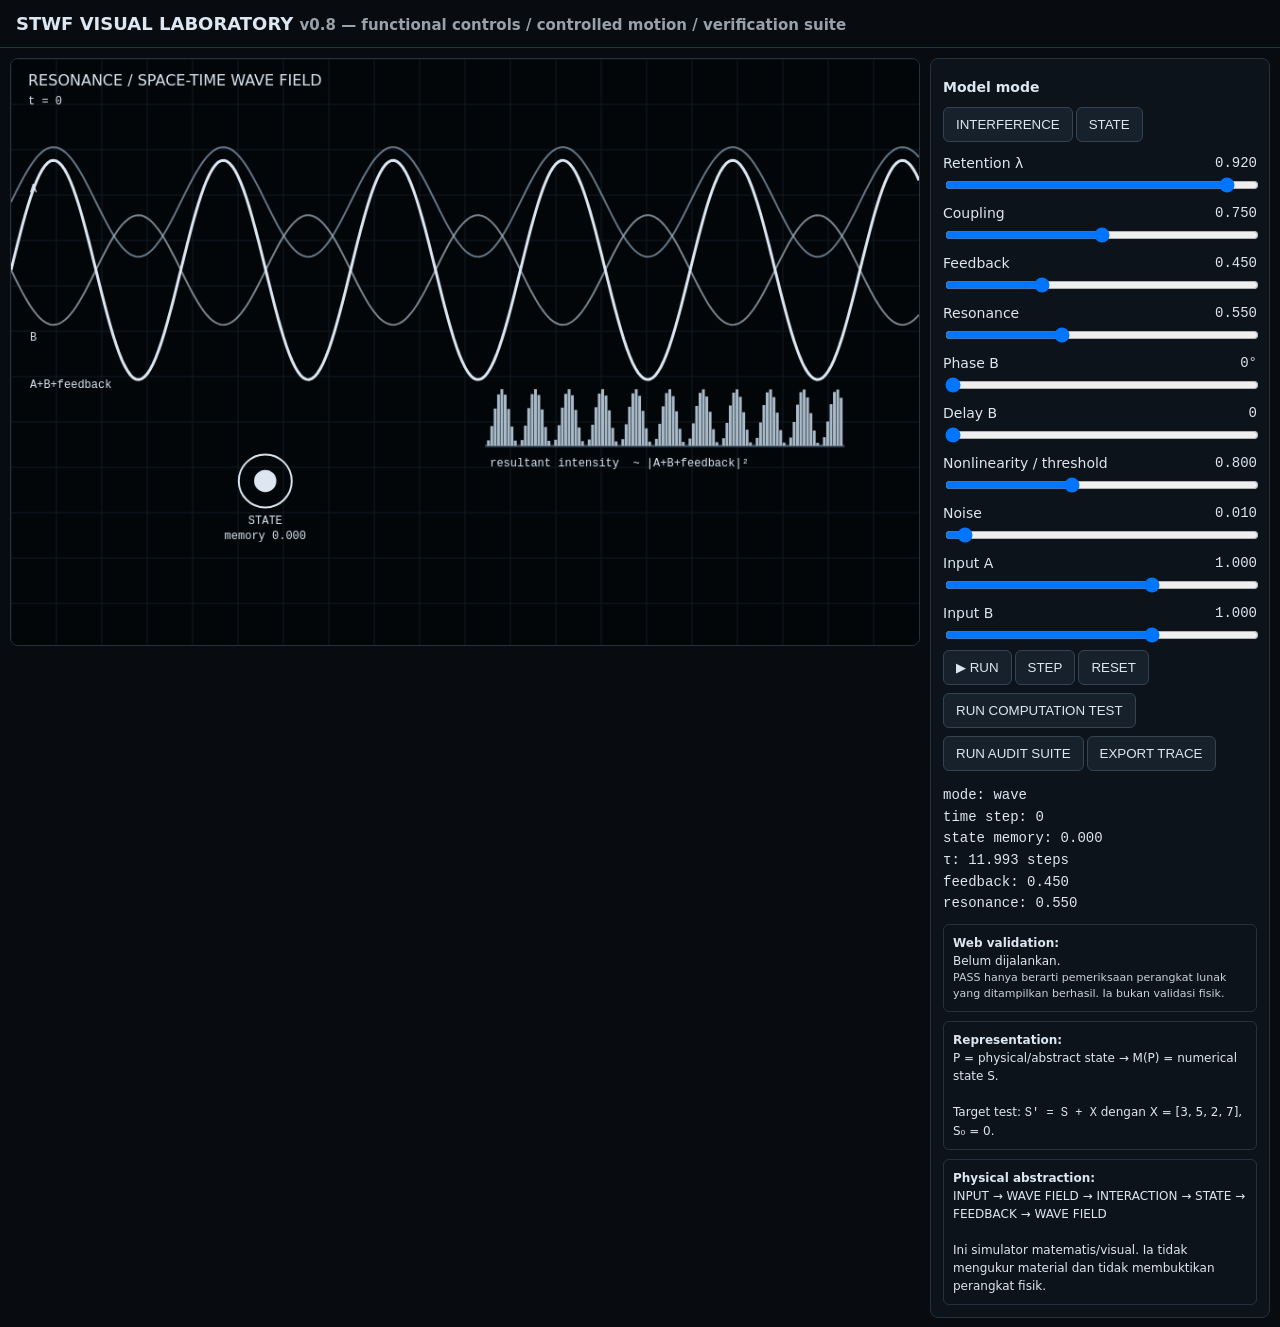
<file: index.html>
<!doctype html>
<html lang="id">
<head>
  <meta charset="utf-8">
  <meta name="viewport" content="width=device-width,initial-scale=1">
  <meta http-equiv="refresh" content="0; url=04_RESEARCH/stwf_visual_lab_v0_1.html">
  <title>Horizon STWF Visual Laboratory</title>
</head>
<body>
  <h1>Horizon STWF Visual Laboratory</h1>
  <p>Membuka simulator STWF Visual Laboratory...</p>
  <p><a href="04_RESEARCH/stwf_visual_lab_v0_1.html">Buka simulator secara manual</a></p>
</body>
</html>
</file>
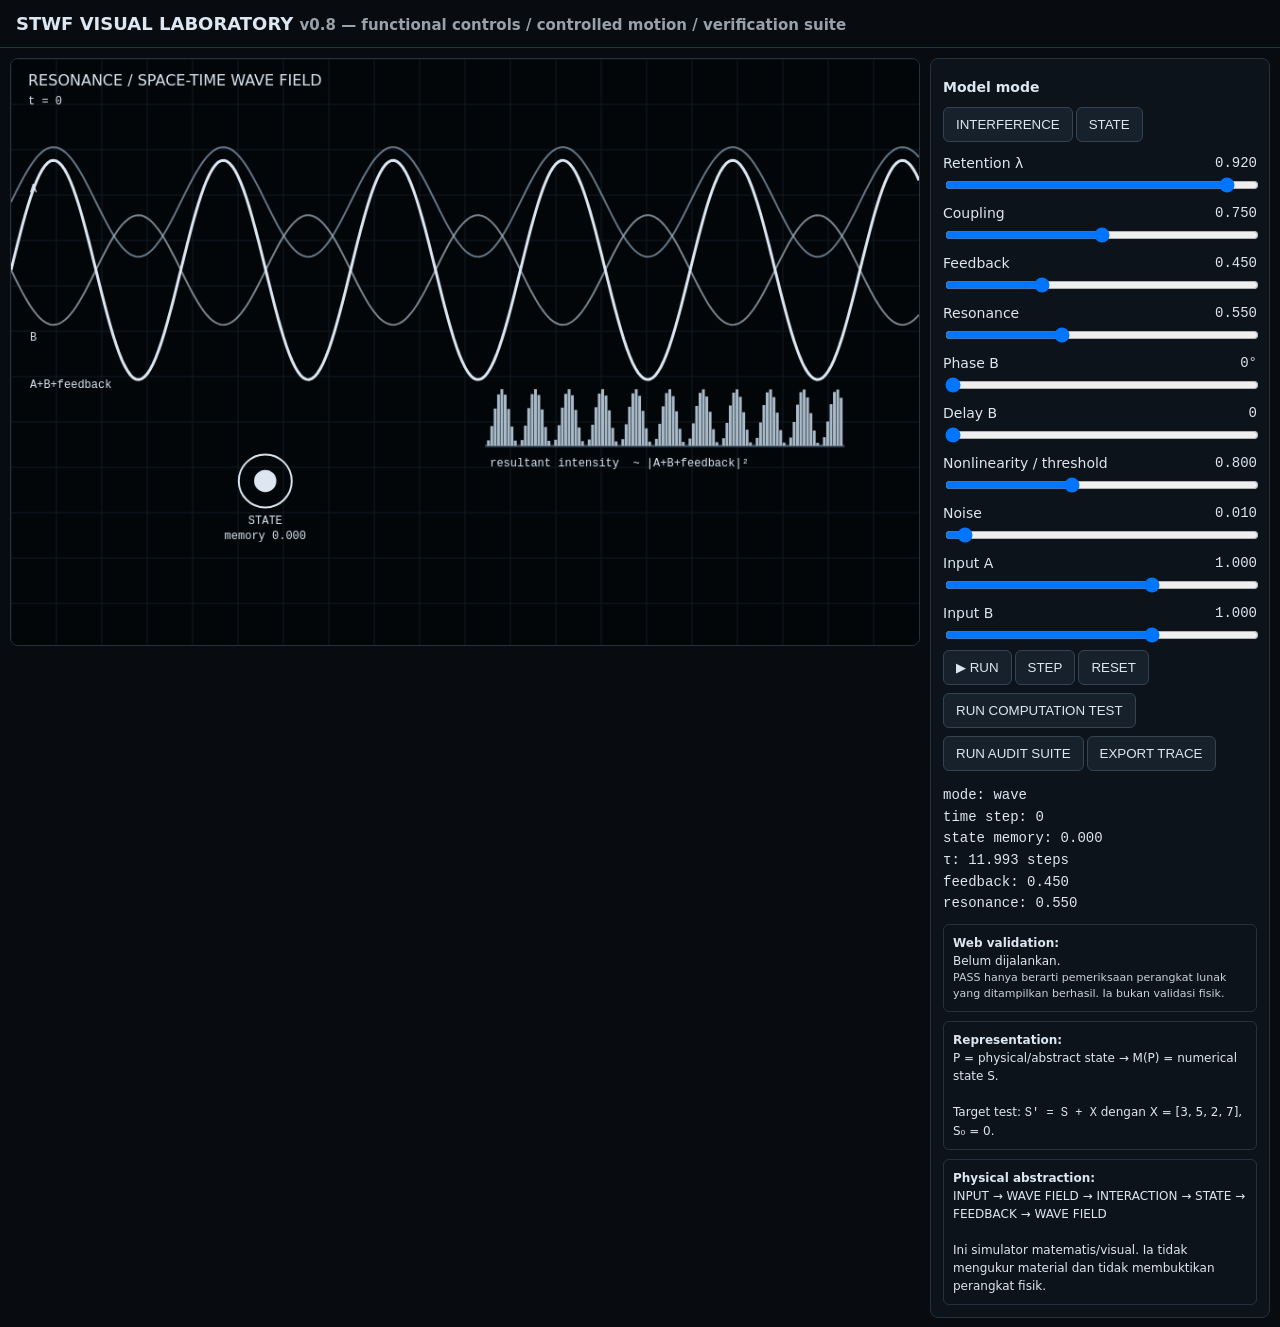
<file: docs/index.html>
<!doctype html>
<html lang="id">
<head>
<meta charset="utf-8">
<meta name="viewport" content="width=device-width,initial-scale=1">
<meta http-equiv="refresh" content="0; url=../04_RESEARCH/stwf_visual_lab_v0_1.html">
<title>Horizon STWF Visual Laboratory</title>
<style>
body{font-family:system-ui,sans-serif;background:#080c11;color:#dce7f2;padding:30px;line-height:1.6}
a{color:inherit}
</style>
</head>
<body>
<h1>Horizon STWF Visual Laboratory</h1>
<p>Membuka simulator STWF Visual Laboratory v0.3...</p>
<p>Jika tidak berpindah otomatis, <a href="../04_RESEARCH/stwf_visual_lab_v0_1.html">buka simulator secara manual</a>.</p>
</body>
</html>
</file>
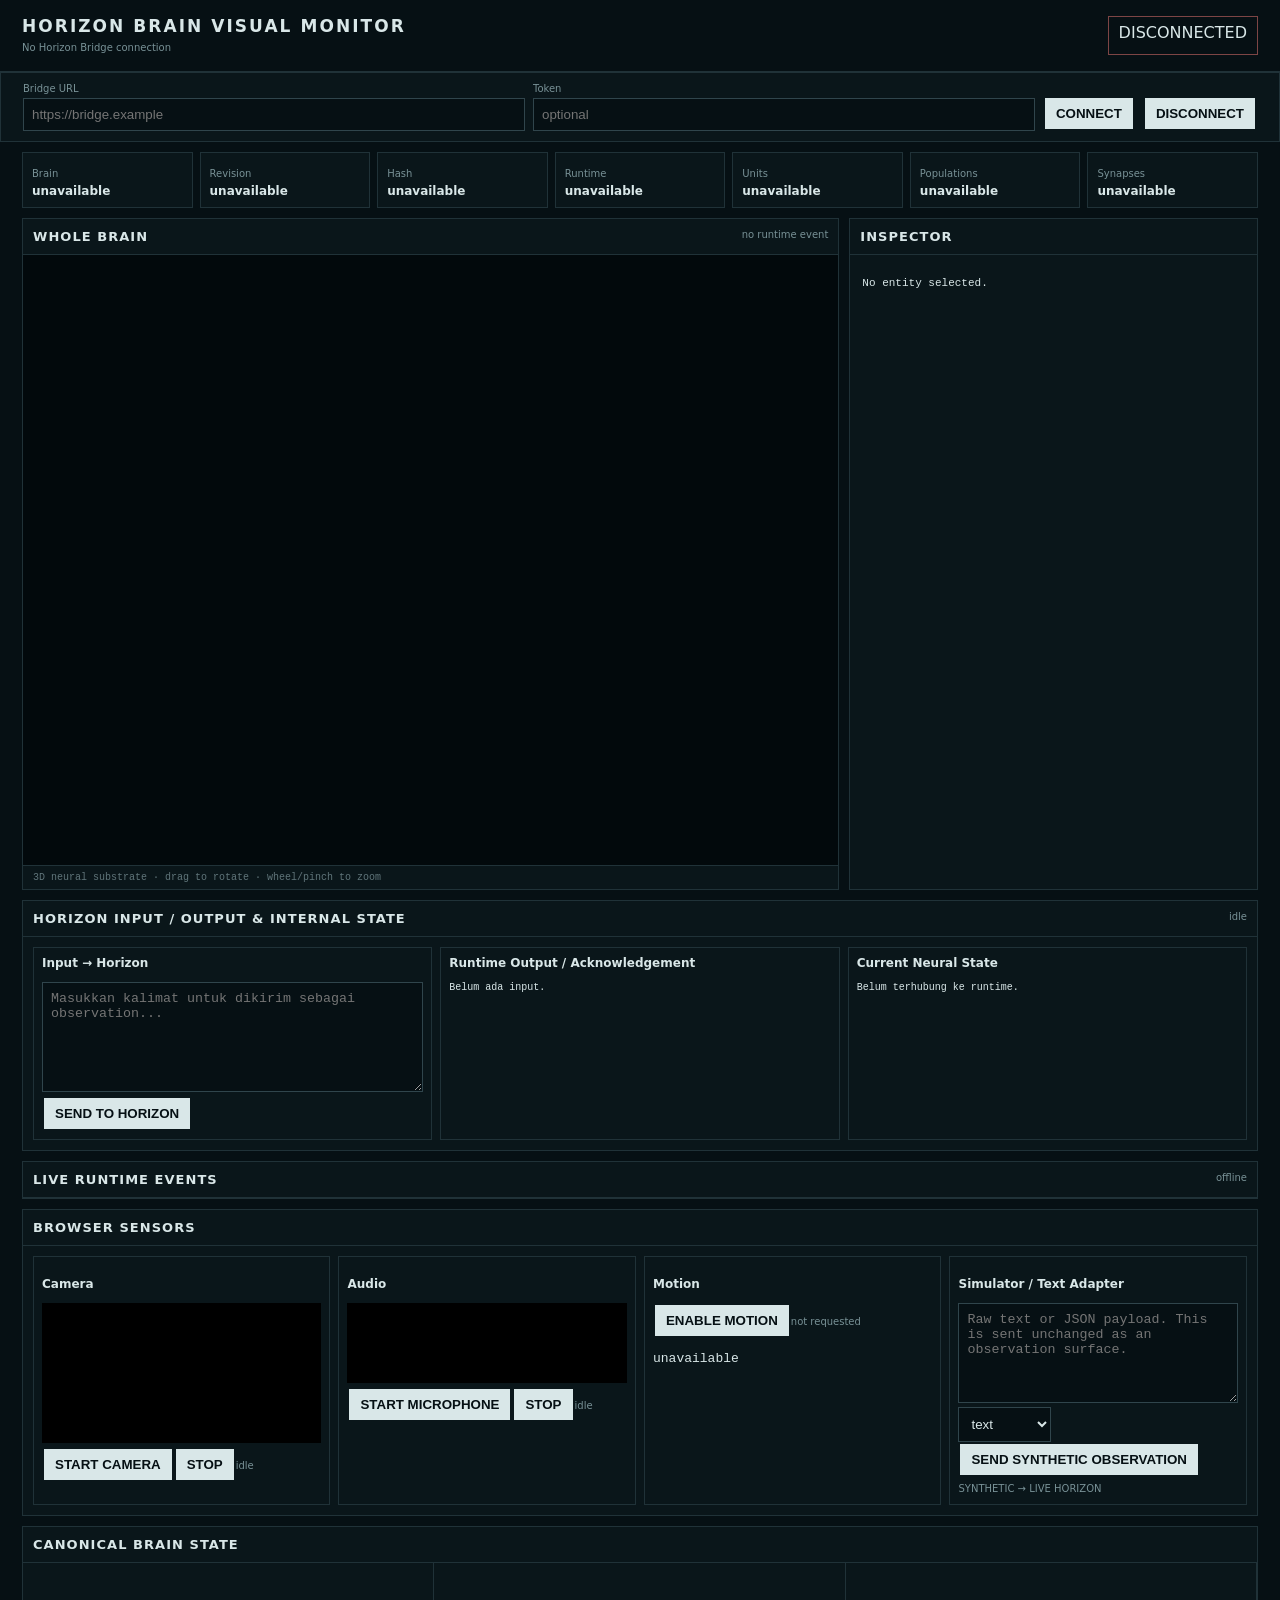
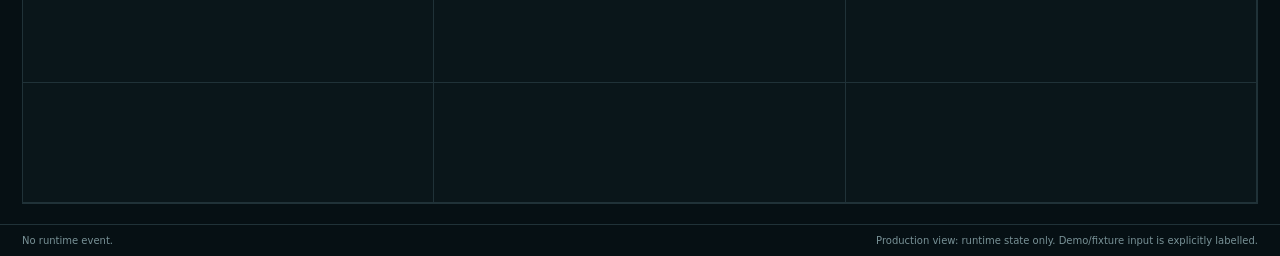
<file: horizon-monitor/index.html>
<!doctype html>
<html lang="en">
<head><meta charset="utf-8"><meta name="viewport" content="width=device-width,initial-scale=1"><title>Horizon Brain Visual Monitor</title><link rel="stylesheet" href="./styles.css"></head>
<body>
<header><div><h1>HORIZON BRAIN VISUAL MONITOR</h1><small id="source">No Horizon Bridge connection</small></div><div id="status" class="status disconnected">DISCONNECTED</div></header>
<section class="toolbar panel">
<label>Bridge URL<input id="bridge" placeholder="https://bridge.example"></label>
<label>Token<input id="token" type="password" placeholder="optional"></label>
<button id="connect">CONNECT</button>
<button id="disconnect">DISCONNECT</button>
</section>
<section class="metrics">
<div><small>Brain</small><strong id="brain">unavailable</strong></div><div><small>Revision</small><strong id="revision">unavailable</strong></div><div><small>Hash</small><strong id="hash">unavailable</strong></div><div><small>Runtime</small><strong id="commit">unavailable</strong></div><div><small>Units</small><strong id="units">unavailable</strong></div><div><small>Populations</small><strong id="populations">unavailable</strong></div><div><small>Synapses</small><strong id="synapses">unavailable</strong></div>
</section>
<main>
<section class="panel graph"><div class="title"><h2>Whole Brain</h2><span id="graphState">no runtime event</span></div><canvas id="brainGraph" aria-label="3D canonical neural brain"></canvas><div class="graphHint">3D neural substrate · drag to rotate · wheel/pinch to zoom</div></section>
<aside class="panel inspector"><div class="title"><h2>Inspector</h2></div><div id="inspectList" class="inspectList"></div><pre id="inspector">No entity selected.</pre></aside>
<section class="panel cognition"><div class="title"><h2>Horizon Input / Output & Internal State</h2><span id="ioStatus">idle</span></div><div class="cognitionGrid"><div><h3>Input → Horizon</h3><textarea id="ioInput" placeholder="Masukkan kalimat untuk dikirim sebagai observation..."></textarea><button id="ioSend">SEND TO HORIZON</button></div><div><h3>Runtime Output / Acknowledgement</h3><pre id="ioOutput">Belum ada input.</pre></div><div><h3>Current Neural State</h3><pre id="thoughtState">Belum terhubung ke runtime.</pre></div></div></section>
<section class="panel timeline"><div class="title"><h2>Live Runtime Events</h2><span id="streamState">offline</span></div><div id="events"></div></section>
<section class="panel inputs"><div class="title"><h2>Browser Sensors</h2></div>
<div class="inputGrid">
<div><h3>Camera</h3><video id="video" autoplay muted playsinline></video><button id="cameraStart">START CAMERA</button><button id="cameraStop">STOP</button><span id="cameraStatus">idle</span></div>
<div><h3>Audio</h3><canvas id="wave" width="360" height="80"></canvas><button id="audioStart">START MICROPHONE</button><button id="audioStop">STOP</button><span id="audioStatus">idle</span></div>
<div><h3>Motion</h3><button id="motionStart">ENABLE MOTION</button><span id="motionStatus">not requested</span><pre id="motionData">unavailable</pre></div>
<div><h3>Simulator / Text Adapter</h3><textarea id="simText" placeholder="Raw text or JSON payload. This is sent unchanged as an observation surface."></textarea><select id="simModality"><option value="text">text</option><option value="telemetry">telemetry</option><option value="vision">vision</option><option value="audio">audio</option><option value="sensor">sensor</option></select><button id="simSend">SEND SYNTHETIC OBSERVATION</button><span id="simStatus">SYNTHETIC → LIVE HORIZON</span></div>
</div></section>
<section class="panel state"><div class="title"><h2>Canonical Brain State</h2></div><div class="stateGrid"><pre id="prediction"></pre><pre id="error"></pre><pre id="memory"></pre><pre id="plasticity"></pre><pre id="curiosity"></pre><pre id="provenance"></pre></div></section>
</main>
<footer><span id="last">No runtime event.</span><span>Production view: runtime state only. Demo/fixture input is explicitly labelled.</span></footer>
<script type="module" src="./app.js"></script>
</body></html>
</file>
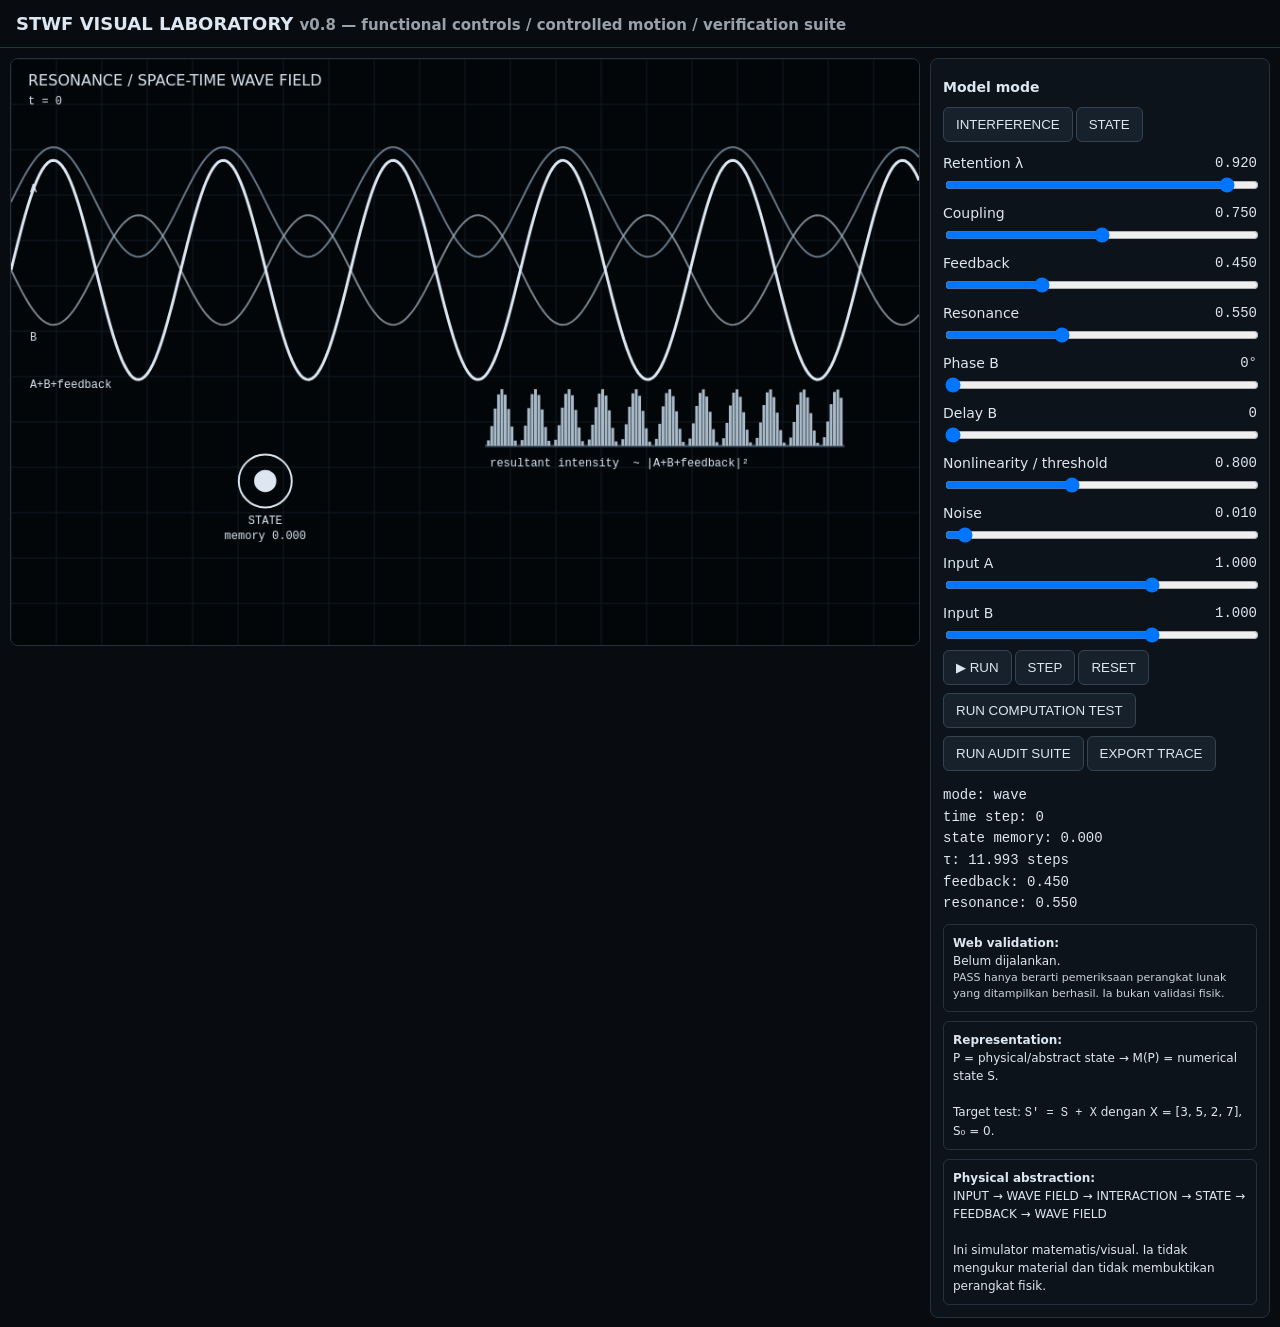
<file: 04_RESEARCH/stwf_visual_lab_v0_1.html>
<!doctype html>
<html lang="id">
<head>
<meta charset="utf-8">
<meta name="viewport" content="width=device-width,initial-scale=1">
<title>STWF Visual Laboratory v0.8</title>
<style>
*{box-sizing:border-box}body{margin:0;background:#080c11;color:#dce7f2;font:14px system-ui,sans-serif}
header{padding:13px 16px;border-bottom:1px solid #26313d}h1{font-size:18px;margin:0}small{opacity:.68}
main{display:grid;grid-template-columns:minmax(0,1fr) 340px;gap:10px;padding:10px}
canvas{width:100%;height:auto;background:#030609;border:1px solid #26313d;border-radius:8px}
.panel{border:1px solid #26313d;border-radius:8px;padding:12px;background:#0d131a}
label{display:block;margin:9px 0 4px}.value{float:right;font-family:monospace}
input[type=range]{width:100%}button{padding:9px 12px;margin:4px 3px 4px 0;background:#17212b;color:#dce7f2;border:1px solid #344453;border-radius:6px}
.stat{font-family:monospace;line-height:1.55;margin-top:10px}.mode{font-weight:600;margin:8px 0}
.box{font-size:12px;line-height:1.5;padding:9px;margin-top:9px;border:1px solid #26313d;border-radius:6px}
.pass{border-color:#78909c}.fail{border-color:#9b6b6b}.testtable{width:100%;border-collapse:collapse;font:11px monospace;margin-top:7px}.testtable th,.testtable td{border-bottom:1px solid #26313d;padding:3px 4px;text-align:right}.testtable th:first-child,.testtable td:first-child{text-align:center}.audit{font-size:11px;line-height:1.45;opacity:.9}
@media(max-width:850px){main{grid-template-columns:1fr}.panel{order:-1}}
</style>
</head>
<body>
<header><h1>STWF VISUAL LABORATORY <small>v0.8 — functional controls / controlled motion / verification suite</small></h1></header>
<main>
<section><canvas id="field" width="960" height="620"></canvas></section>
<section class="panel">
<div class="mode">Model mode</div>
<button id="modeWave">INTERFERENCE</button><button id="modeState">STATE</button>
<label>Retention λ <span id="lv" class="value"></span></label><input id="lambda" type="range" min="0" max="1" step=".001" value=".92">
<label>Coupling <span id="cv" class="value"></span></label><input id="coupling" type="range" min="0" max="1.5" step=".01" value=".75">
<label>Feedback <span id="fv" class="value"></span></label><input id="feedback" type="range" min="0" max="1.5" step=".01" value=".45">
<label>Resonance <span id="rv" class="value"></span></label><input id="resonance" type="range" min="0" max="1.5" step=".01" value=".55">
<label>Phase B <span id="pv" class="value"></span></label><input id="phase" type="range" min="0" max="360" step="1" value="0">
<label>Delay B <span id="dv" class="value"></span></label><input id="delay" type="range" min="0" max="80" step="1" value="0">
<label>Nonlinearity / threshold <span id="tv" class="value"></span></label><input id="threshold" type="range" min="0" max="2" step=".01" value=".8">
<label>Noise <span id="nv" class="value"></span></label><input id="noise" type="range" min="0" max=".25" step=".001" value=".01">
<label>Input A <span id="av" class="value"></span></label><input id="ampA" type="range" min="0" max="1.5" step=".01" value="1">
<label>Input B <span id="bv" class="value"></span></label><input id="ampB" type="range" min="0" max="1.5" step=".01" value="1">
<div><button id="run">▶ RUN</button><button id="step">STEP</button><button id="reset">RESET</button><button id="test">RUN COMPUTATION TEST</button><button id="suite">RUN AUDIT SUITE</button><button id="export">EXPORT TRACE</button></div>
<div class="stat" id="stats"></div>
<div class="box" id="testResult"><b>Web validation:</b><br>Belum dijalankan.<div class="audit">PASS hanya berarti pemeriksaan perangkat lunak yang ditampilkan berhasil. Ia bukan validasi fisik.</div></div>
<div class="box">
<b>Representation:</b><br>
P = physical/abstract state → M(P) = numerical state S.
<br><br>
Target test: <code>S' = S + X</code> dengan X = [3, 5, 2, 7], S₀ = 0.
</div>
<div class="box">
<b>Physical abstraction:</b><br>
INPUT → WAVE FIELD → INTERACTION → STATE → FEEDBACK → WAVE FIELD
<br><br>
Ini simulator matematis/visual. Ia tidak mengukur material dan tidak membuktikan perangkat fisik.
</div>
</section>
</main>
<script>
const c=document.getElementById('field'),ctx=c.getContext('2d');
const E={lambda:lambda,coupling:coupling,feedback:feedback,resonance:resonance,phase:phase,delay:delay,threshold:threshold,noise:noise,ampA:ampA,ampB:ampB};
let mode='wave',running=false,t=0,state=[0,0,0,0,0],fieldMemory=0,history=[],testTrace=[];
const V=k=>+E[k].value,fmt=n=>Number(n).toFixed(3),rnd=()=>((Math.random()*2-1)*V('noise'));
function reset(){state=[0,0,0,0,0];fieldMemory=0;history=[];testTrace=[];t=0;testResult.className='box';testResult.innerHTML='<b>Web validation:</b><br>Belum dijalankan.<div class="audit">Test ini harus memisahkan nilai referensi dari nilai yang dihitung runtime. PASS hanya berarti implementasi numeriknya cocok dengan referensi yang sudah ditetapkan.</div>';draw()}
function nonlinear(x){const T=V('threshold');if(T<=0)return Math.tanh(x);return Math.abs(x)<T?x*.55:Math.tanh(x)*Math.min(1,T+.4)}
function update(){
 const L=V('lambda'),K=V('coupling'),F=V('feedback'),R=V('resonance');
 if(mode==='wave'){
  const ph=V('phase')*Math.PI/180,input=V('ampA')+V('ampB')*Math.cos(ph);
  fieldMemory=L*fieldMemory+R*(input+F*fieldMemory)+rnd();
  fieldMemory=Math.max(-2,Math.min(2,nonlinear(fieldMemory)));
 }else{
  const old=state.slice(),center=V('ampA')*.35+F*fieldMemory*.25;
  for(let i=0;i<5;i++){const left=i?old[i-1]:0,right=i<4?old[i+1]:0;state[i]=Math.max(-2,Math.min(2,nonlinear(L*old[i]+K*.20*(left+right)+R*fieldMemory*.12+(i===2?center:0)+rnd())))}
  fieldMemory=Math.max(-2,Math.min(2,L*fieldMemory+F*(state[2]+R*fieldMemory*.5)+rnd()));
 }
 history.push(fieldMemory);if(history.length>160)history.shift();t++;
}
function runComputationTest(){
 const X=[3,5,2,7];
 const expected=[3,8,10,17];
 const lambdaTest=1;
 let S=0,actual=[],errors=[];
 for(let i=0;i<X.length;i++){S=lambdaTest*S+X[i];actual.push(S);errors.push(S-expected[i])}
 testTrace=X.map((x,i)=>({step:i+1,x,expected:expected[i],actual:actual[i],error:errors[i]}));
 const rms=Math.sqrt(errors.reduce((a,b)=>a+b*b,0)/errors.length);
 const maxErr=Math.max(...errors.map(Math.abs));
 const pass=rms<1e-9 && maxErr<1e-9;
 const rows=testTrace.map(r=>'<tr><td>'+r.step+'</td><td>'+r.x+'</td><td>'+r.expected+'</td><td>'+r.actual+'</td><td>'+r.error.toExponential(2)+'</td></tr>').join('');
 testResult.className='box '+(pass?'pass':'fail');
 testResult.innerHTML='<b>Known-answer computation: '+(pass?'PASS':'FAIL')+'</b><br>'+
 'Contract: Sₙ₊₁ = λSₙ + Xₙ; λ = 1<br>'+
 '<table class="testtable"><thead><tr><th>n</th><th>X</th><th>ref</th><th>actual</th><th>error</th></tr></thead><tbody>'+rows+'</tbody></table>'+
 'RMS error: '+rms.toExponential(3)+'<br>Max |error|: '+maxErr.toExponential(3)+'<br>'+
 '<div class="audit"><b>Audit:</b> reference = fixed [3,8,10,17]; actual = calculated at runtime. This is a known-answer software test, not an independent physical validation.</div>';
}
function runAuditSuite(){
 const cases=[
  {name:'accumulator',fn:()=>{let s=0;[3,5,2,7].forEach(x=>s+=x);return s===17}},
  {name:'zero input',fn:()=>{let s=0;[0,0,0].forEach(x=>s+=x);return s===0}},
  {name:'signed input',fn:()=>{let s=10;[-3,2,-4].forEach(x=>s+=x);return s===5}},
  {name:'reset',fn:()=>{reset();return t===0&&fieldMemory===0&&state.every(v=>v===0)}},
  {name:'retention boundary λ=0',fn:()=>{let s=9;s=0*s+4;return s===4}},
  {name:'retention boundary λ=1',fn:()=>{let s=9;s=1*s+4;return s===13}},
  {name:'reference vector',fn:()=>{let s=0;const out=[];[3,5,2,7].forEach(x=>{s=s+x;out.push(s)});return JSON.stringify(out)==='[3,8,10,17]'}}
 ];
 const results=cases.map(c=>{let ok=false,err='';try{ok=!!c.fn()}catch(e){err=String(e)}return {name:c.name,ok,err}});
 const passed=results.filter(r=>r.ok).length, total=results.length, all=passed===total;
 const rows=results.map(r=>'<tr><td>'+r.name+'</td><td>'+ (r.ok?'PASS':'FAIL') +'</td><td>'+r.err+'</td></tr>').join('');
 testResult.className='box '+(all?'pass':'fail');
 testResult.innerHTML='<b>Audit suite: '+(all?'PASS':'FAIL')+'</b><br>'+passed+'/'+total+' checks passed'+
 '<table class="testtable"><thead><tr><th>check</th><th>result</th><th>detail</th></tr></thead><tbody>'+rows+'</tbody></table>'+
 '<div class="audit"><b>Scope:</b> deterministic known-answer and boundary checks for the web implementation. These checks do not validate physical behavior. A failure is actionable; a pass means only that the listed software contracts held.</div>';
}
function exportTrace(){
 const payload={version:'v0.6',timestamp:new Date().toISOString(),mode,parameters:Object.fromEntries(Object.entries(E).map(([k,v])=>[k,Number(v.value)])),timeStep:t,state:[...state],fieldMemory,history:[...history],computationTest:testTrace};
 const blob=new Blob([JSON.stringify(payload,null,2)],{type:'application/json'});
 const a=document.createElement('a');a.href=URL.createObjectURL(blob);a.download='stwf_web_trace_v0_6.json';a.click();setTimeout(()=>URL.revokeObjectURL(a.href),1000);
}

function line(points,stroke,width=2,alpha=1){ctx.beginPath();points.forEach((p,i)=>i?ctx.lineTo(p[0],p[1]):ctx.moveTo(p[0],p[1]));ctx.strokeStyle=stroke;ctx.globalAlpha=alpha;ctx.lineWidth=width;ctx.stroke();ctx.globalAlpha=1}
function drawWave(){
 const W=c.width,H=c.height,mid=H*.36,p=V('phase')*Math.PI/180,d=V('delay'),A=V('ampA'),B=V('ampB'),fb=V('feedback')*fieldMemory;
 ctx.fillStyle='#dce7f2';ctx.font='16px system-ui';ctx.fillText('RESONANCE / SPACE-TIME WAVE FIELD',18,28);
 ctx.font='12px monospace';ctx.fillText('t = '+t,18,48);
 let pa=[],pb=[],pr=[],energy=[];
 for(let px=0;px<=W;px+=3){const a=A*Math.sin(px*.035-t*.10),b=B*Math.sin(px*.035-(t-d)*.10+p),r=a+b+fb;pa.push([px,mid-72-a*58]);pb.push([px,mid+b*58]);pr.push([px,mid-r*58]);energy.push(r*r)}
 line(pa,'#8ca4b8',2,.7);line(pb,'#aab8c4',2,.7);line(pr,'#dce7f2',3,1);
 ctx.fillText('A',20,mid-82);ctx.fillText('B',20,mid+75);ctx.fillText('A+B+feedback',20,mid+125);
 const cx=W*.72,cy=H*.66,maxE=Math.max(...energy,.0001);ctx.strokeStyle='#344453';ctx.beginPath();ctx.moveTo(cx-190,cy);ctx.lineTo(cx+190,cy);ctx.stroke();
 for(let i=0;i<energy.length;i+=3){const xx=cx-190+380*i/energy.length,hh=energy[i]/maxE*60;ctx.beginPath();ctx.moveTo(xx,cy);ctx.lineTo(xx,cy-hh);ctx.strokeStyle='#a9bac9';ctx.stroke()}
 ctx.fillText('resultant intensity  ~ |A+B+feedback|²',cx-185,cy+22);
 const rx=W*.28,ry=H*.72,rr=28+Math.abs(fieldMemory)*18;ctx.beginPath();ctx.arc(rx,ry,rr,0,Math.PI*2);ctx.strokeStyle='#dce7f2';ctx.lineWidth=2;ctx.stroke();ctx.beginPath();ctx.arc(rx,ry,rr*.42,0,Math.PI*2);ctx.fillStyle='#dce7f2';ctx.fill();ctx.font='12px monospace';ctx.textAlign='center';ctx.fillText('STATE',rx,ry+rr+18);ctx.fillText('memory '+fmt(fieldMemory),rx,ry+rr+34);ctx.textAlign='left'}
function drawState(){
 const W=c.width,H=c.height,y=H*.43,gap=155,start=W/2-2*gap;
 ctx.fillStyle='#dce7f2';ctx.font='16px system-ui';ctx.fillText('STATEFUL CORE / RESONANT FEEDBACK',18,28);ctx.font='12px monospace';ctx.fillText('t = '+t+'   fieldMemory = '+fmt(fieldMemory),18,48);
 for(let i=0;i<4;i++){const a=start+i*gap,b=a+gap;ctx.strokeStyle='#536777';ctx.lineWidth=3;ctx.beginPath();ctx.moveTo(a,y);ctx.lineTo(b,y);ctx.stroke()}
 // Animated transport markers make state-to-state propagation observable instead of drawing five static nodes only.
 const phase=running?((t/12)%1):0;
 for(let i=0;i<4;i++){
  const px=start+(i+phase)*gap;
  ctx.beginPath();ctx.arc(px,y,5,0,Math.PI*2);ctx.fillStyle='#dce7f2';ctx.fill();
 }
 for(let i=0;i<5;i++){const xx=start+i*gap,r=22+Math.abs(state[i])*22;ctx.beginPath();ctx.arc(xx,y,r,0,Math.PI*2);ctx.strokeStyle='#a9bac9';ctx.lineWidth=2;ctx.stroke();ctx.beginPath();ctx.arc(xx,y,r*.30,0,Math.PI*2);ctx.fillStyle='#dce7f2';ctx.fill();ctx.fillStyle='#dce7f2';ctx.font='13px monospace';ctx.textAlign='center';ctx.fillText('S'+(i+1)+' '+fmt(state[i]),xx,y+r+22)}
 const fx=W/2,fy=H*.72,fr=25+Math.abs(fieldMemory)*16;
 ctx.beginPath();ctx.arc(fx,fy,fr,0,Math.PI*2);ctx.strokeStyle='#dce7f2';ctx.stroke();ctx.beginPath();ctx.arc(fx,fy,fr*.38,0,Math.PI*2);ctx.fillStyle='#dce7f2';ctx.fill();
 // Feedback marker: a moving packet from FIELD STATE toward the central node.
 const q=running?((t/16)%1):0, sx=fx, sy=fy, tx=start+2*gap, ty=y;
 const qx=sx+(tx-sx)*q, qy=sy+(ty-sy)*q;
 ctx.beginPath();ctx.arc(qx,qy,5,0,Math.PI*2);ctx.fillStyle='#dce7f2';ctx.fill();
 ctx.fillStyle='#dce7f2';ctx.textAlign='center';ctx.fillText('FIELD STATE '+fmt(fieldMemory),fx,fy+fr+20);ctx.textAlign='left'}
function labels(){
 lv.textContent=fmt(V('lambda'));cv.textContent=fmt(V('coupling'));fv.textContent=fmt(V('feedback'));rv.textContent=fmt(V('resonance'));pv.textContent=V('phase')+'°';dv.textContent=V('delay');tv.textContent=fmt(V('threshold'));nv.textContent=fmt(V('noise'));av.textContent=fmt(V('ampA'));bv.textContent=fmt(V('ampB'));
 const tau=V('lambda')>0&&V('lambda')<1?-1/Math.log(V('lambda')):Infinity;
 stats.innerHTML='mode: '+mode+'<br>time step: '+t+'<br>state memory: '+fmt(fieldMemory)+'<br>τ: '+(isFinite(tau)?fmt(tau)+' steps':'∞')+'<br>feedback: '+fmt(V('feedback'))+'<br>resonance: '+fmt(V('resonance'));
}
function draw(){ctx.clearRect(0,0,c.width,c.height);ctx.fillStyle='#030609';ctx.fillRect(0,0,c.width,c.height);ctx.strokeStyle='#121b23';ctx.lineWidth=1;for(let x=0;x<c.width;x+=48){ctx.beginPath();ctx.moveTo(x,0);ctx.lineTo(x,c.height);ctx.stroke()}for(let y=0;y<c.height;y+=48){ctx.beginPath();ctx.moveTo(0,y);ctx.lineTo(c.width,y);ctx.stroke()}mode==='wave'?drawWave():drawState();labels()}
function frame(){if(running)update();draw();requestAnimationFrame(frame)}
modeWave.onclick=()=>{mode='wave';reset()};modeState.onclick=()=>{mode='state';reset()};run.onclick=()=>{running=!running;run.textContent=running?'⏸ PAUSE':'▶ RUN';draw()};step.onclick=()=>{if(!running){update();draw()}};reset.onclick=reset;test.onclick=runComputationTest;suite.onclick=runAuditSuite;const exportBtn=document.getElementById('export');exportBtn.onclick=exportTrace;requestAnimationFrame(frame);
</script>
</body>
</html>
</file>
<file: horizon-monitor/styles.css>
:root{font-family:system-ui,sans-serif;background:#061014;color:#d9e7e8}*{box-sizing:border-box}body{margin:0;background:#061014}header{display:flex;justify-content:space-between;padding:16px 22px;border-bottom:1px solid #203238}h1{font-size:17px;letter-spacing:.12em;margin:0}h2{font-size:13px;text-transform:uppercase;letter-spacing:.08em;margin:0}h3{font-size:12px}small,span{color:#789196;font-size:10px}.panel,.metrics>div{background:#0a161a;border:1px solid #203238}.toolbar{display:flex;gap:8px;padding:10px 22px;align-items:end}.toolbar label{flex:1}label{display:flex;flex-direction:column;gap:4px;font-size:10px;color:#789196}input,textarea,select{background:#061014;color:#d9e7e8;border:1px solid #30454c;padding:8px}button{border:0;padding:8px 11px;cursor:pointer;background:#d9e7e8;color:#061014;font-weight:700;margin:2px}.status{padding:6px 10px;border:1px solid #7d4545}.connected{color:#8de0b4;border-color:#45866a}.resyncing,.stale{color:#e8cf77;border-color:#8b7740}.metrics{display:grid;grid-template-columns:repeat(7,1fr);gap:7px;padding:10px 22px}.metrics>div{padding:9px;min-width:0}.metrics strong{display:block;white-space:nowrap;overflow:hidden;text-overflow:ellipsis;font-size:12px;margin-top:3px}main{display:grid;grid-template-columns:minmax(0,2fr) minmax(280px,1fr);gap:10px;padding:0 22px 20px}.graph{min-height:650px}.title{display:flex;justify-content:space-between;padding:10px;border-bottom:1px solid #203238}.graph canvas{display:block;width:100%;height:610px;background:#02090c;touch-action:none;cursor:grab}.graph canvas:active{cursor:grabbing}.graphHint{padding:6px 10px;font:10px ui-monospace,monospace;color:#60757a;border-top:1px solid #203238}.edge{stroke:#40565c;opacity:.7}.edge.inhibitory{stroke-dasharray:5 4}.node{cursor:pointer;stroke:#061014}.node.selected{stroke:#fff;stroke-width:3}.population{fill:none;stroke:#65797d;stroke-dasharray:3 5;opacity:.35}.pulse{stroke:#fff;stroke-width:4}.inspector{min-height:650px}.inspector pre,.stateGrid pre{margin:0;padding:12px;white-space:pre-wrap;overflow:auto;font:11px ui-monospace,monospace}.timeline,.inputs,.state{grid-column:1/-1}.timeline{max-height:330px;overflow:auto}.event{padding:8px 10px;border-bottom:1px solid #17272b;font:10px ui-monospace,monospace}.event strong{color:#d9e7e8}.inputGrid{display:grid;grid-template-columns:repeat(4,1fr);gap:8px;padding:10px}.inputGrid>div{border:1px solid #203238;padding:8px;min-width:0}.inputGrid video,.inputGrid canvas{width:100%;background:#000;min-height:80px}.inputGrid textarea{width:100%;min-height:100px}.stateGrid{display:grid;grid-template-columns:repeat(3,1fr)}.stateGrid pre{min-height:120px;border-right:1px solid #203238;border-bottom:1px solid #203238}footer{display:flex;justify-content:space-between;padding:10px 22px;border-top:1px solid #203238;font-size:10px;color:#60757a}.cognition{grid-column:1/-1}.cognitionGrid{display:grid;grid-template-columns:1fr 1fr 1fr;gap:8px;padding:10px}.cognitionGrid>div{border:1px solid #203238;padding:8px;min-width:0}.cognitionGrid textarea{width:100%;min-height:110px}.cognitionGrid pre{margin:0;min-height:110px;max-height:260px;overflow:auto;white-space:pre-wrap;font:10px ui-monospace,monospace}.cognition h3{margin-top:0}.graphHint{user-select:none}@media(max-width:950px){.metrics{grid-template-columns:repeat(2,1fr)}main{grid-template-columns:1fr}.inputGrid,.stateGrid{grid-template-columns:1fr}.toolbar{flex-direction:column;align-items:stretch}.graph{min-height:0}.graph canvas{height:500px}.cognitionGrid{grid-template-columns:1fr}}
.inspectList{display:flex;flex-wrap:wrap;gap:6px;margin-bottom:10px}.inspectItem{font:inherit;padding:5px 8px;cursor:pointer}

.brain-shell{pointer-events:none}.brain-hemisphere{fill:#0b1c21;stroke:#36545a;stroke-width:2}.brain-fissure{fill:none;stroke:#527077;stroke-width:3;opacity:.75}.brain-cerebellum{fill:#0a171b;stroke:#36545a;stroke-width:2}.brain-stem{fill:#091519;stroke:#36545a;stroke-width:2}.edge{stroke:#5d767d;opacity:.18;transition:opacity .15s}.edge.edge-active{stroke:#d9e7e8;opacity:.8}.edge.inhibitory{stroke-dasharray:5 4}.edge.plasticity{opacity:.32}.node{cursor:pointer;stroke:#061014;stroke-width:1}.node.selected{stroke:#fff;stroke-width:3}.population{fill:none;stroke:#789196;stroke-dasharray:3 5;opacity:.22;pointer-events:none}.pulse{stroke:#fff;stroke-width:4}.graph svg{overflow:hidden}
</file>
